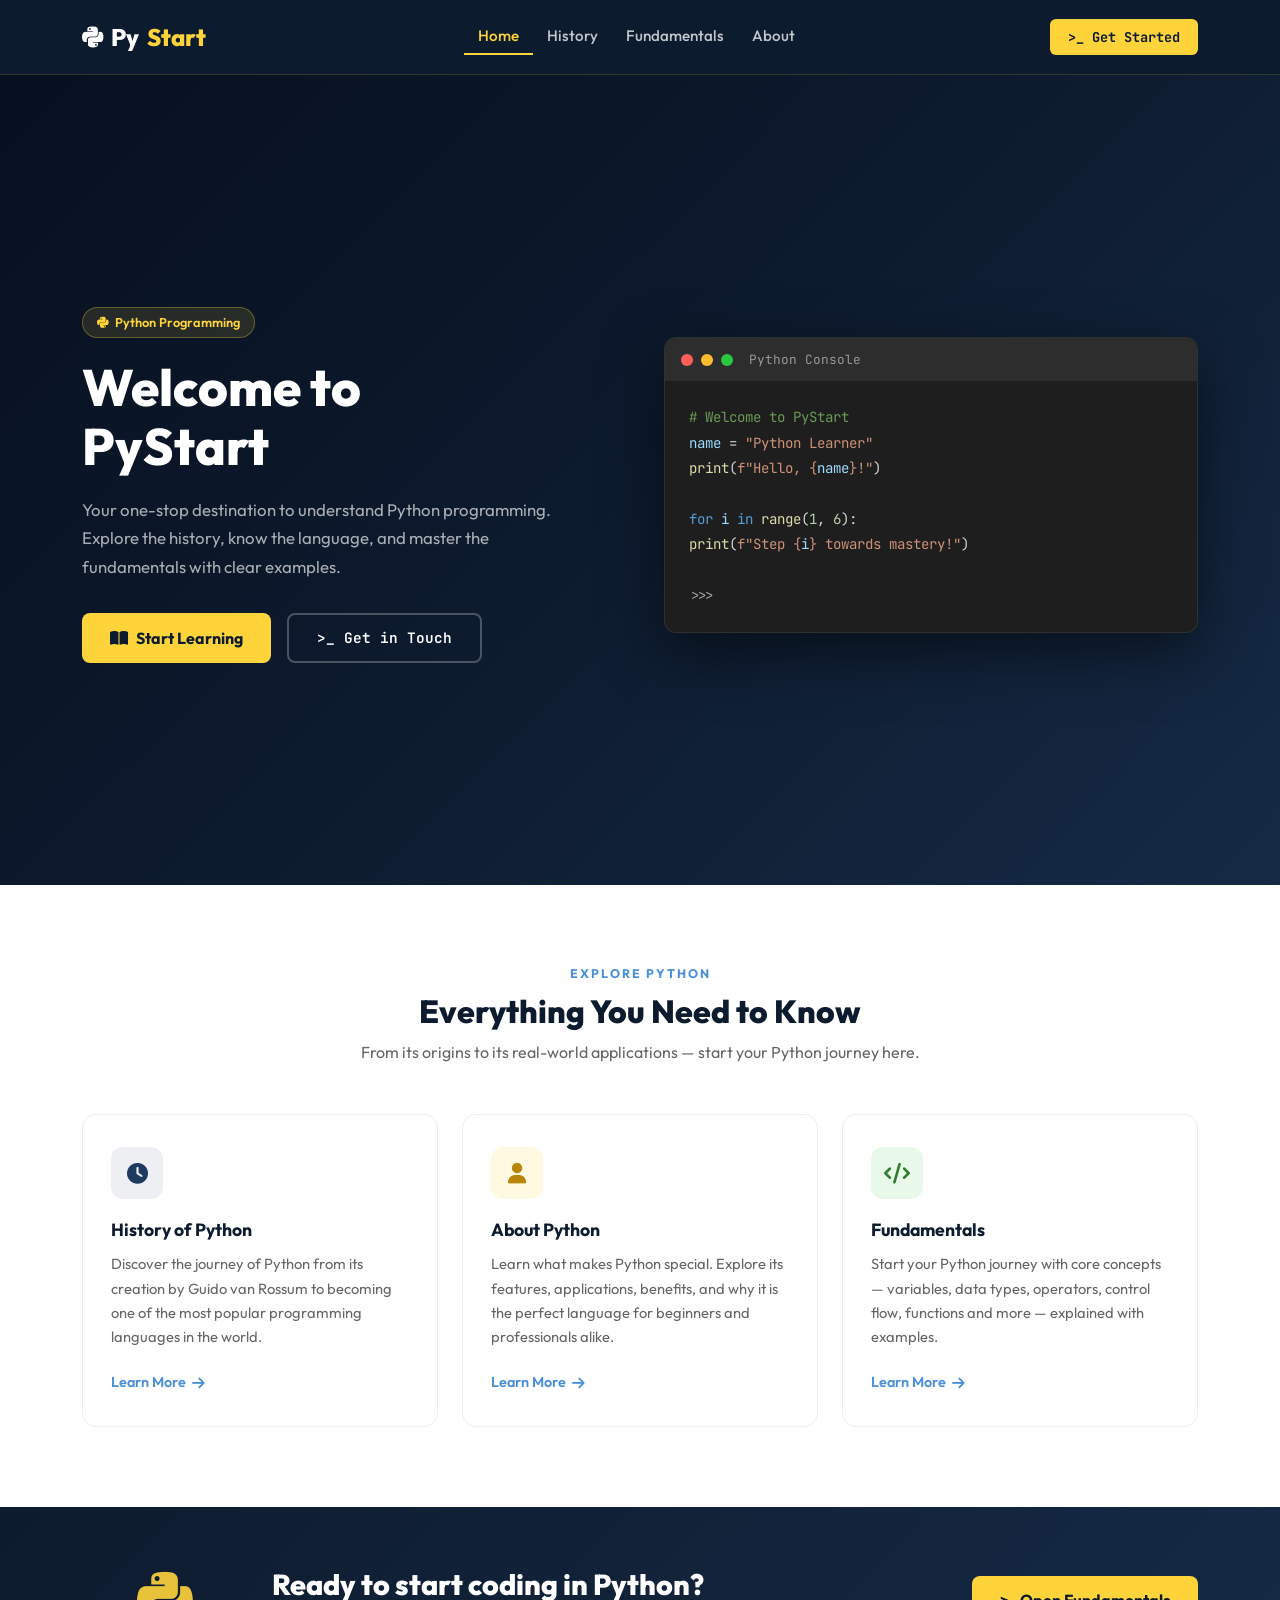
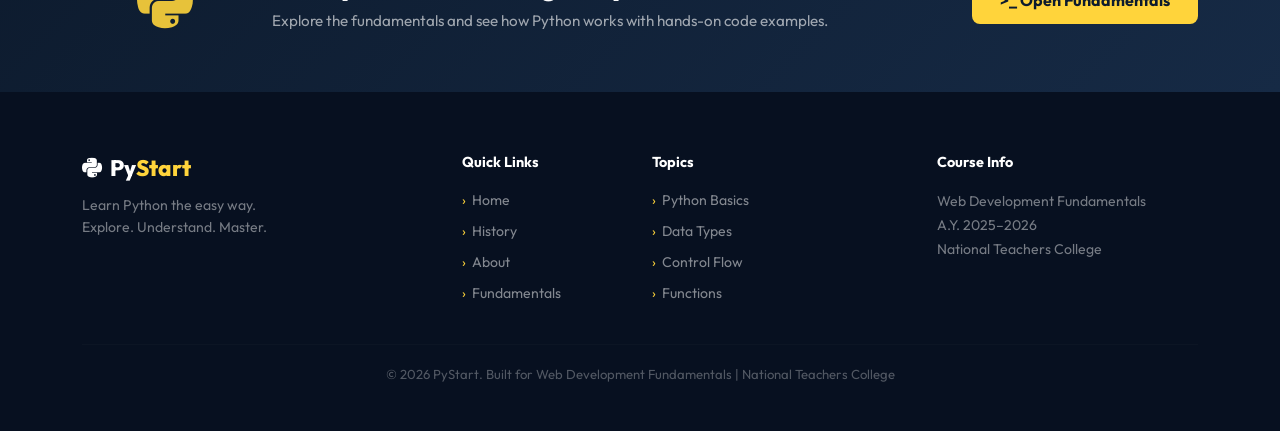
<file: index.html>
<!DOCTYPE html>
<html lang="en" style="scroll-behavior: smooth;">
<head>
  <meta charset="UTF-8"/>
  <meta name="viewport" content="width=device-width, initial-scale=1.0"/>
  <title>PyStart — Your Gateway to Python</title>
  <meta name="description" content="PyStart is a student-built website introducing Python Programming — its history, purpose, real-world uses, and basic fundamentals."/>
  <meta name="keywords" content="Python, programming, beginner, fundamentals, history, web development"/>
  <meta name="author" content="Group PyStart — National Teachers College"/>
  <link rel="stylesheet" href="https://cdn.jsdelivr.net/npm/bootstrap@5.3.0/dist/css/bootstrap.min.css"/>
  <link rel="stylesheet" href="https://cdnjs.cloudflare.com/ajax/libs/font-awesome/6.4.0/css/all.min.css"/>
  <link rel="stylesheet" href="css/custom.css"/>
</head>
<body>

<!-- NAVBAR -->
<nav class="navbar navbar-expand-lg sticky-top">
  <div class="container">
    <a class="navbar-brand" href="index.html">
      <i class="fab fa-python"></i>Py<span>Start</span>
    </a>
    <button class="navbar-toggler" type="button" data-bs-toggle="collapse" data-bs-target="#navMenu">
      <span class="navbar-toggler-icon"></span>
    </button>
    <div class="collapse navbar-collapse" id="navMenu">
      <ul class="navbar-nav mx-auto">
        <li class="nav-item"><a class="nav-link active" href="index.html">Home</a></li>
        <li class="nav-item"><a class="nav-link" href="history.html">History</a></li>
        <li class="nav-item"><a class="nav-link" href="fundamentals.html">Fundamentals</a></li>
        <li class="nav-item"><a class="nav-link" href="about.html">About</a></li>
      </ul>
      <a class="btn-try" href="#" data-bs-toggle="modal" data-bs-target="#contactModal">&gt;_ Get Started</a>
    </div>
  </div>
</nav>

<!-- HERO -->
<section class="hero-section">
  <div class="container">
    <div class="row align-items-center g-5">
      <div class="col-lg-6">
        <div class="hero-badge"><i class="fab fa-python me-1"></i> Python Programming</div>
        <h1>Welcome to<br>PyStart</h1>
        <p>Your one-stop destination to understand Python programming. Explore the history, know the language, and master the fundamentals with clear examples.</p>
        <div class="d-flex flex-wrap gap-3">
          <a href="fundamentals.html" class="btn-start"><i class="fas fa-book-open"></i> Start Learning</a>
          <a href="#" class="btn-outline-hero" data-bs-toggle="modal" data-bs-target="#contactModal">&gt;_ Get in Touch</a>
        </div>
      </div>
      <div class="col-lg-6">
        <div class="console-window">
          <div class="console-header">
            <div class="console-dot dot-red"></div>
            <div class="console-dot dot-yellow"></div>
            <div class="console-dot dot-green"></div>
            <span class="console-title">Python Console</span>
          </div>
          <div class="console-body">
            <div><span class="c-comment"># Welcome to PyStart</span></div>
            <div><span class="c-var">name</span> <span class="c-white">= </span><span class="c-string">"Python Learner"</span></div>
            <div><span class="c-func">print</span><span class="c-white">(</span><span class="c-string">f"Hello, {</span><span class="c-var">name</span><span class="c-string">}!"</span><span class="c-white">)</span></div>
            <br>
            <div><span class="c-keyword">for</span> <span class="c-var">i</span> <span class="c-keyword">in</span> <span class="c-func">range</span><span class="c-white">(</span><span class="c-num">1</span><span class="c-white">, </span><span class="c-num">6</span><span class="c-white">):</span></div>
            <div>  <span class="c-func">print</span><span class="c-white">(</span><span class="c-string">f"Step {</span><span class="c-var">i</span><span class="c-string">} towards mastery!"</span><span class="c-white">)</span></div>
            <br>
            <div><span class="console-cursor">&gt;&gt;&gt; </span></div>
          </div>
        </div>
      </div>
    </div>
  </div>
</section>

<!-- CARDS -->
<section class="cards-section">
  <div class="container">
    <div class="text-center">
      <div class="section-label">Explore Python</div>
      <h2 class="section-title">Everything You Need to Know</h2>
      <p class="section-sub">From its origins to its real-world applications — start your Python journey here.</p>
    </div>
    <div class="row g-4">
      <div class="col-md-4">
        <div class="py-card">
          <div class="card-icon-wrap icon-blue"><i class="fas fa-clock"></i></div>
          <h5>History of Python</h5>
          <p>Discover the journey of Python from its creation by Guido van Rossum to becoming one of the most popular programming languages in the world.</p>
          <a href="history.html" class="card-link">Learn More <i class="fas fa-arrow-right"></i></a>
        </div>
      </div>
      <div class="col-md-4">
        <div class="py-card">
          <div class="card-icon-wrap icon-yellow"><i class="fas fa-user"></i></div>
          <h5>About Python</h5>
          <p>Learn what makes Python special. Explore its features, applications, benefits, and why it is the perfect language for beginners and professionals alike.</p>
          <a href="about.html" class="card-link">Learn More <i class="fas fa-arrow-right"></i></a>
        </div>
      </div>
      <div class="col-md-4">
        <div class="py-card">
          <div class="card-icon-wrap icon-green"><i class="fas fa-code"></i></div>
          <h5>Fundamentals</h5>
          <p>Start your Python journey with core concepts — variables, data types, operators, control flow, functions and more — explained with examples.</p>
          <a href="fundamentals.html" class="card-link">Learn More <i class="fas fa-arrow-right"></i></a>
        </div>
      </div>
    </div>
  </div>
</section>

<!-- CTA BANNER -->
<section class="cta-banner">
  <div class="container">
    <div class="row align-items-center">
      <div class="col-lg-2 text-center mb-3 mb-lg-0">
        <i class="fab fa-python" style="font-size:4rem; color:var(--py-yellow); opacity:0.9;"></i>
      </div>
      <div class="col-lg-7">
        <h2>Ready to start coding in Python?</h2>
        <p>Explore the fundamentals and see how Python works with hands-on code examples.</p>
      </div>
      <div class="col-lg-3 text-lg-end mt-3 mt-lg-0">
        <a href="fundamentals.html" class="btn-start">&gt;_ Open Fundamentals</a>
      </div>
    </div>
  </div>
</section>

<!-- FOOTER -->
<footer class="site-footer">
  <div class="container">
    <div class="row g-4">
      <div class="col-lg-4">
        <div class="footer-brand"><i class="fab fa-python me-2"></i>Py<span>Start</span></div>
        <p class="footer-tagline">Learn Python the easy way.<br>Explore. Understand. Master.</p>
      </div>
      <div class="col-lg-2 col-6">
        <div class="footer-heading">Quick Links</div>
        <ul class="footer-links">
          <li><a href="index.html">Home</a></li>
          <li><a href="history.html">History</a></li>
          <li><a href="about.html">About</a></li>
          <li><a href="fundamentals.html">Fundamentals</a></li>
        </ul>
      </div>
      <div class="col-lg-3 col-6">
        <div class="footer-heading">Topics</div>
        <ul class="footer-links">
          <li><a href="fundamentals.html">Python Basics</a></li>
          <li><a href="fundamentals.html">Data Types</a></li>
          <li><a href="fundamentals.html">Control Flow</a></li>
          <li><a href="fundamentals.html">Functions</a></li>
        </ul>
      </div>
      <div class="col-lg-3">
        <div class="footer-heading">Course Info</div>
        <p style="color:rgba(255,255,255,0.45); font-size:0.88rem; line-height:1.7;">
          Web Development Fundamentals<br>A.Y. 2025–2026<br>National Teachers College
        </p>
      </div>
    </div>
    <hr class="footer-divider"/>
    <p class="footer-copy">© 2026 PyStart. Built for Web Development Fundamentals | National Teachers College</p>
  </div>
</footer>

<!-- MODAL -->
<div class="modal fade" id="contactModal" tabindex="-1">
  <div class="modal-dialog modal-dialog-centered">
    <div class="modal-content">
      <div class="modal-header">
        <h5 class="modal-title"><i class="fab fa-python me-2" style="color:var(--py-yellow);"></i>Get in Touch</h5>
        <button type="button" class="btn-close" data-bs-dismiss="modal"></button>
      </div>
      <div class="modal-body p-4">
        <form action="contact.php" method="POST" class="needs-validation" novalidate>
          <div class="mb-3">
            <label class="form-label">Full Name</label>
            <input type="text" name="name" class="form-control" placeholder="Enter your full name" required/>
            <div class="invalid-feedback">Please enter your full name.</div>
          </div>
          <div class="mb-3">
            <label class="form-label">Email Address</label>
            <input type="email" name="email" class="form-control" placeholder="Enter your email" required/>
            <div class="invalid-feedback">Please enter a valid email address.</div>
          </div>
          <div class="mb-3">
            <label class="form-label">Subject</label>
            <input type="text" name="subject" class="form-control" placeholder="What's this about?" required/>
            <div class="invalid-feedback">Please enter a subject.</div>
          </div>
          <div class="mb-4">
            <label class="form-label">Message</label>
            <textarea name="message" class="form-control" rows="4" placeholder="Write your message here..." required minlength="20"></textarea>
            <div class="invalid-feedback">Message must be at least 20 characters.</div>
          </div>
          <button type="submit" class="btn-submit w-100"><i class="fas fa-paper-plane me-2"></i>Send Message</button>
        </form>
      </div>
    </div>
  </div>
</div>

<script src="https://cdn.jsdelivr.net/npm/bootstrap@5.3.0/dist/js/bootstrap.bundle.min.js"></script>
<script src="js/validation.js"></script>
</body>
</html>
</file>
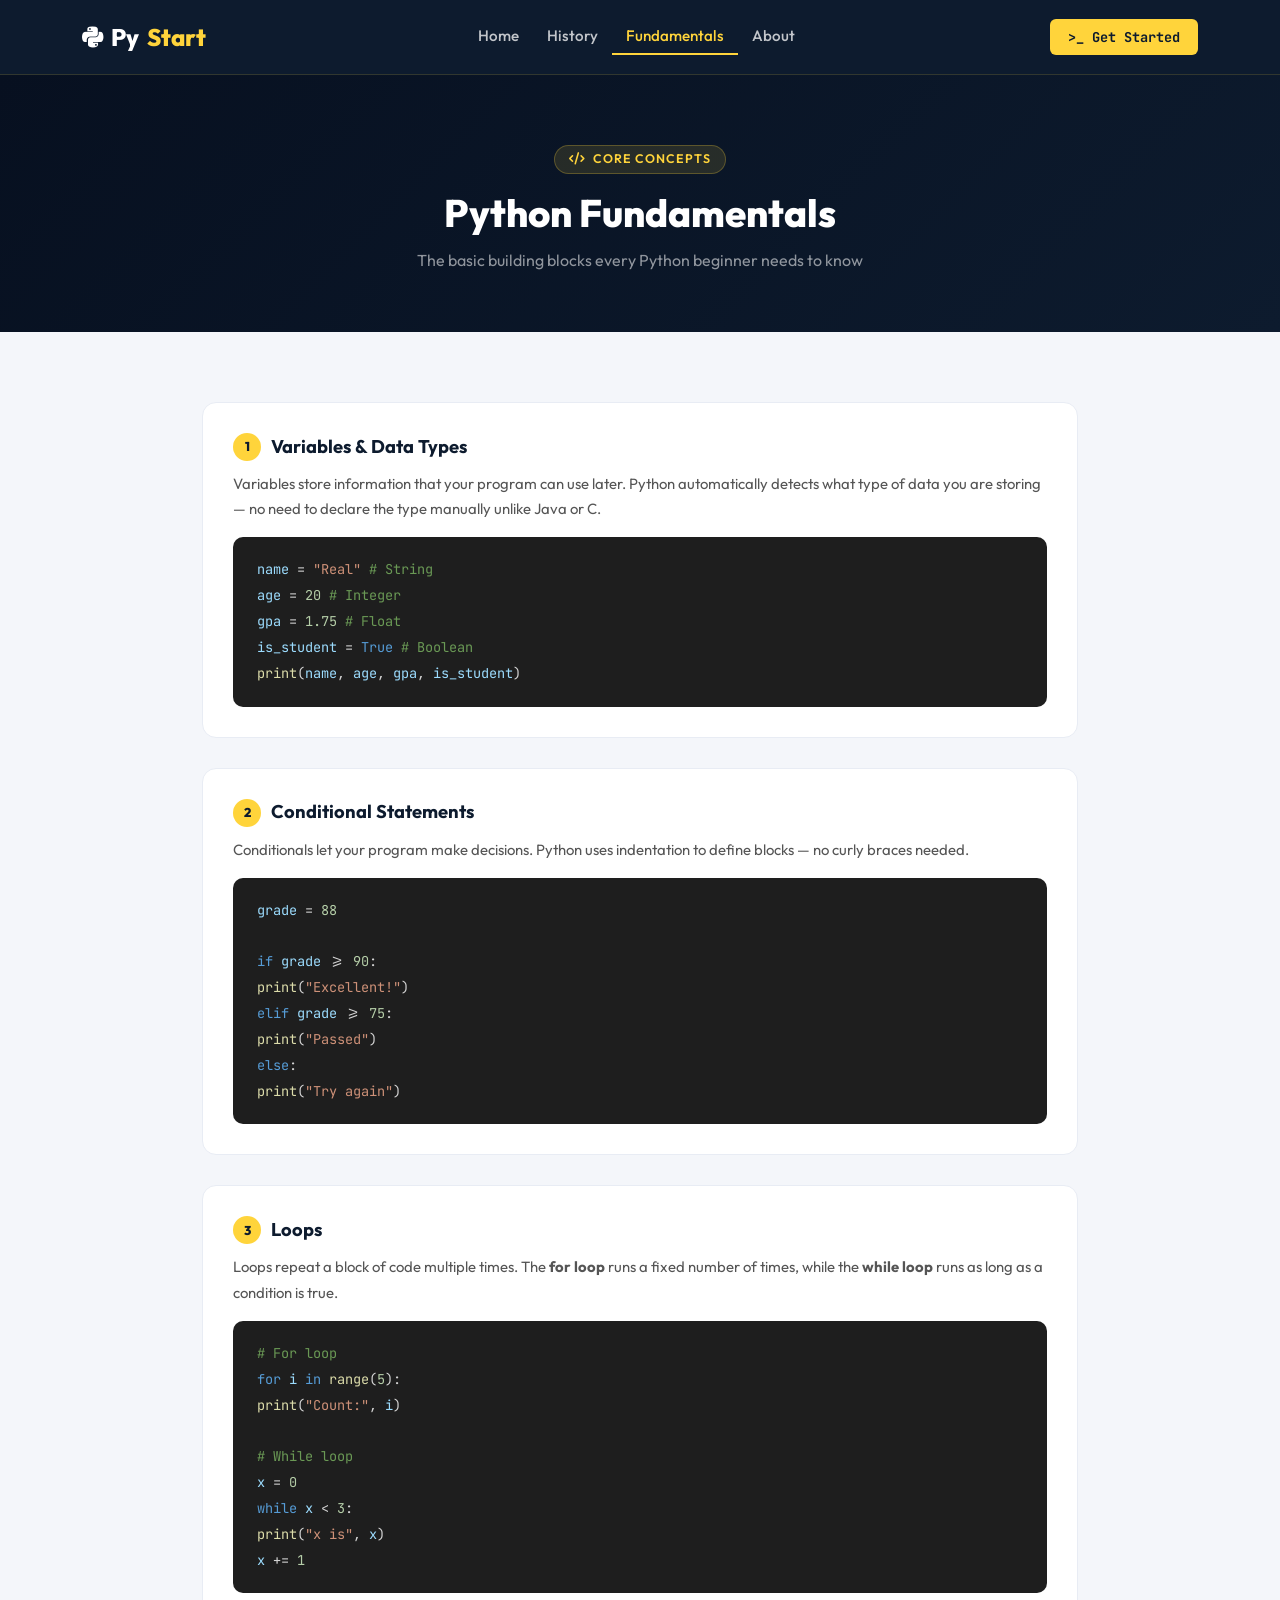
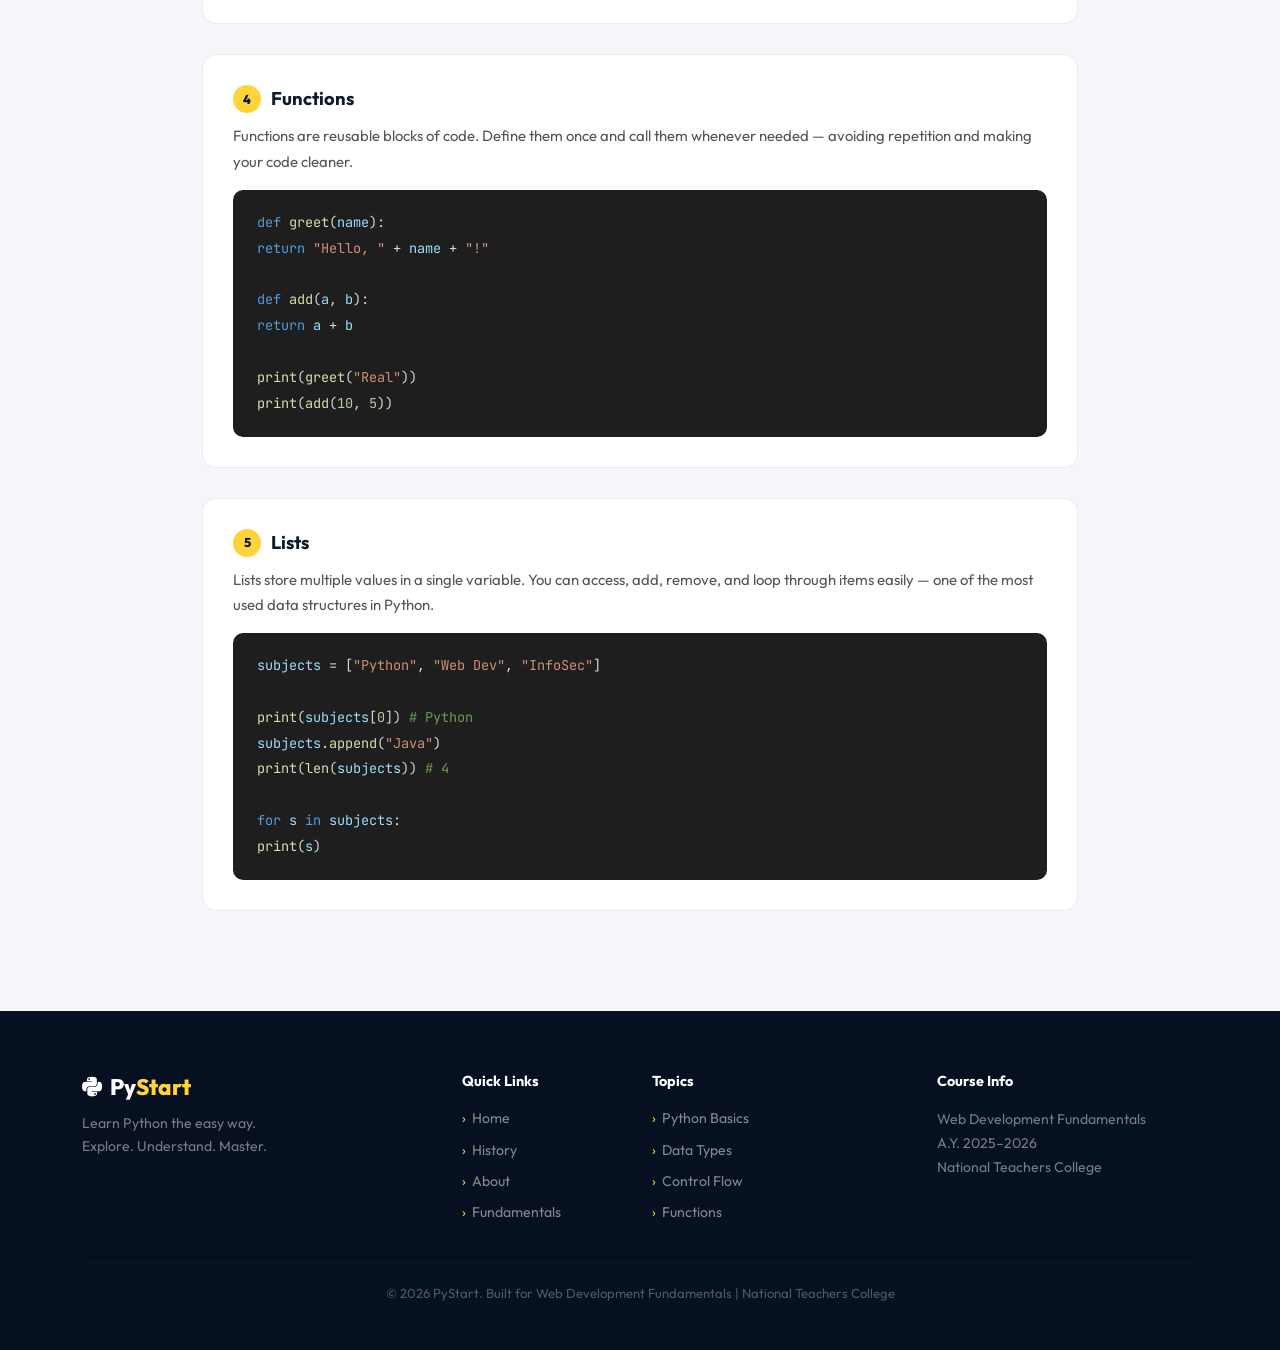
<file: fundamentals.html>
<!DOCTYPE html>
<html lang="en">
<head>
  <meta charset="UTF-8"/>
  <meta name="viewport" content="width=device-width, initial-scale=1.0"/>
  <title>Fundamentals — PyStart</title>
  <link rel="stylesheet" href="https://cdn.jsdelivr.net/npm/bootstrap@5.3.0/dist/css/bootstrap.min.css"/>
  <link rel="stylesheet" href="https://cdnjs.cloudflare.com/ajax/libs/font-awesome/6.4.0/css/all.min.css"/>
  <link rel="stylesheet" href="css/custom.css"/>
</head>
<body>

<nav class="navbar navbar-expand-lg sticky-top">
  <div class="container">
    <a class="navbar-brand" href="index.html"><i class="fab fa-python"></i>Py<span>Start</span></a>
    <button class="navbar-toggler" type="button" data-bs-toggle="collapse" data-bs-target="#navMenu">
      <span class="navbar-toggler-icon"></span>
    </button>
    <div class="collapse navbar-collapse" id="navMenu">
      <ul class="navbar-nav mx-auto">
        <li class="nav-item"><a class="nav-link" href="index.html">Home</a></li>
        <li class="nav-item"><a class="nav-link" href="history.html">History</a></li>
        <li class="nav-item"><a class="nav-link active" href="fundamentals.html">Fundamentals</a></li>
        <li class="nav-item"><a class="nav-link" href="about.html">About</a></li>
      </ul>
      <a class="btn-try" href="index.html">&gt;_ Get Started</a>
    </div>
  </div>
</nav>

<div class="page-header">
  <div class="badge-label"><i class="fas fa-code me-1"></i> Core Concepts</div>
  <h1>Python Fundamentals</h1>
  <p>The basic building blocks every Python beginner needs to know</p>
</div>

<section class="content-section">
  <div class="container" style="max-width:900px;">

    <div class="topic-card">
      <h4><span class="topic-num">1</span> Variables &amp; Data Types</h4>
      <p>Variables store information that your program can use later. Python automatically detects what type of data you are storing — no need to declare the type manually unlike Java or C.</p>
      <div class="code-block">
        <span class="c-var">name</span> <span class="c-white">= </span><span class="c-string">"Real"</span>      <span class="c-comment"># String</span><br>
        <span class="c-var">age</span> <span class="c-white">= </span><span class="c-num">20</span>         <span class="c-comment"># Integer</span><br>
        <span class="c-var">gpa</span> <span class="c-white">= </span><span class="c-num">1.75</span>       <span class="c-comment"># Float</span><br>
        <span class="c-var">is_student</span> <span class="c-white">= </span><span class="c-keyword">True</span> <span class="c-comment"># Boolean</span><br>
        <span class="c-func">print</span><span class="c-white">(</span><span class="c-var">name</span><span class="c-white">, </span><span class="c-var">age</span><span class="c-white">, </span><span class="c-var">gpa</span><span class="c-white">, </span><span class="c-var">is_student</span><span class="c-white">)</span>
      </div>
    </div>

    <div class="topic-card">
      <h4><span class="topic-num">2</span> Conditional Statements</h4>
      <p>Conditionals let your program make decisions. Python uses indentation to define blocks — no curly braces needed.</p>
      <div class="code-block">
        <span class="c-var">grade</span> <span class="c-white">= </span><span class="c-num">88</span><br><br>
        <span class="c-keyword">if</span> <span class="c-var">grade</span> <span class="c-white">&gt;= </span><span class="c-num">90</span><span class="c-white">:</span><br>
          <span class="c-func">print</span><span class="c-white">(</span><span class="c-string">"Excellent!"</span><span class="c-white">)</span><br>
        <span class="c-keyword">elif</span> <span class="c-var">grade</span> <span class="c-white">&gt;= </span><span class="c-num">75</span><span class="c-white">:</span><br>
          <span class="c-func">print</span><span class="c-white">(</span><span class="c-string">"Passed"</span><span class="c-white">)</span><br>
        <span class="c-keyword">else</span><span class="c-white">:</span><br>
          <span class="c-func">print</span><span class="c-white">(</span><span class="c-string">"Try again"</span><span class="c-white">)</span>
      </div>
    </div>

    <div class="topic-card">
      <h4><span class="topic-num">3</span> Loops</h4>
      <p>Loops repeat a block of code multiple times. The <strong>for loop</strong> runs a fixed number of times, while the <strong>while loop</strong> runs as long as a condition is true.</p>
      <div class="code-block">
        <span class="c-comment"># For loop</span><br>
        <span class="c-keyword">for</span> <span class="c-var">i</span> <span class="c-keyword">in</span> <span class="c-func">range</span><span class="c-white">(</span><span class="c-num">5</span><span class="c-white">):</span><br>
          <span class="c-func">print</span><span class="c-white">(</span><span class="c-string">"Count:"</span><span class="c-white">, </span><span class="c-var">i</span><span class="c-white">)</span><br><br>
        <span class="c-comment"># While loop</span><br>
        <span class="c-var">x</span> <span class="c-white">= </span><span class="c-num">0</span><br>
        <span class="c-keyword">while</span> <span class="c-var">x</span> <span class="c-white">&lt; </span><span class="c-num">3</span><span class="c-white">:</span><br>
          <span class="c-func">print</span><span class="c-white">(</span><span class="c-string">"x is"</span><span class="c-white">, </span><span class="c-var">x</span><span class="c-white">)</span><br>
          <span class="c-var">x</span> <span class="c-white">+= </span><span class="c-num">1</span>
      </div>
    </div>

    <div class="topic-card">
      <h4><span class="topic-num">4</span> Functions</h4>
      <p>Functions are reusable blocks of code. Define them once and call them whenever needed — avoiding repetition and making your code cleaner.</p>
      <div class="code-block">
        <span class="c-keyword">def</span> <span class="c-func">greet</span><span class="c-white">(</span><span class="c-var">name</span><span class="c-white">):</span><br>
          <span class="c-keyword">return</span> <span class="c-string">"Hello, "</span> <span class="c-white">+ </span><span class="c-var">name</span> <span class="c-white">+ </span><span class="c-string">"!"</span><br><br>
        <span class="c-keyword">def</span> <span class="c-func">add</span><span class="c-white">(</span><span class="c-var">a</span><span class="c-white">, </span><span class="c-var">b</span><span class="c-white">):</span><br>
          <span class="c-keyword">return</span> <span class="c-var">a</span> <span class="c-white">+ </span><span class="c-var">b</span><br><br>
        <span class="c-func">print</span><span class="c-white">(</span><span class="c-func">greet</span><span class="c-white">(</span><span class="c-string">"Real"</span><span class="c-white">))</span><br>
        <span class="c-func">print</span><span class="c-white">(</span><span class="c-func">add</span><span class="c-white">(</span><span class="c-num">10</span><span class="c-white">, </span><span class="c-num">5</span><span class="c-white">))</span>
      </div>
    </div>

    <div class="topic-card">
      <h4><span class="topic-num">5</span> Lists</h4>
      <p>Lists store multiple values in a single variable. You can access, add, remove, and loop through items easily — one of the most used data structures in Python.</p>
      <div class="code-block">
        <span class="c-var">subjects</span> <span class="c-white">= [</span><span class="c-string">"Python"</span><span class="c-white">, </span><span class="c-string">"Web Dev"</span><span class="c-white">, </span><span class="c-string">"InfoSec"</span><span class="c-white">]</span><br><br>
        <span class="c-func">print</span><span class="c-white">(</span><span class="c-var">subjects</span><span class="c-white">[</span><span class="c-num">0</span><span class="c-white">])</span>  <span class="c-comment"># Python</span><br>
        <span class="c-var">subjects</span><span class="c-white">.</span><span class="c-func">append</span><span class="c-white">(</span><span class="c-string">"Java"</span><span class="c-white">)</span><br>
        <span class="c-func">print</span><span class="c-white">(</span><span class="c-func">len</span><span class="c-white">(</span><span class="c-var">subjects</span><span class="c-white">))</span> <span class="c-comment"># 4</span><br><br>
        <span class="c-keyword">for</span> <span class="c-var">s</span> <span class="c-keyword">in</span> <span class="c-var">subjects</span><span class="c-white">:</span><br>
          <span class="c-func">print</span><span class="c-white">(</span><span class="c-var">s</span><span class="c-white">)</span>
      </div>
    </div>

  </div>
</section>

<footer class="site-footer">
  <div class="container">
    <div class="row g-4">
      <div class="col-lg-4">
        <div class="footer-brand"><i class="fab fa-python me-2"></i>Py<span>Start</span></div>
        <p class="footer-tagline">Learn Python the easy way.<br>Explore. Understand. Master.</p>
      </div>
      <div class="col-lg-2 col-6">
        <div class="footer-heading">Quick Links</div>
        <ul class="footer-links">
          <li><a href="index.html">Home</a></li>
          <li><a href="history.html">History</a></li>
          <li><a href="about.html">About</a></li>
          <li><a href="fundamentals.html">Fundamentals</a></li>
        </ul>
      </div>
      <div class="col-lg-3 col-6">
        <div class="footer-heading">Topics</div>
        <ul class="footer-links">
          <li><a href="fundamentals.html">Python Basics</a></li>
          <li><a href="fundamentals.html">Data Types</a></li>
          <li><a href="fundamentals.html">Control Flow</a></li>
          <li><a href="fundamentals.html">Functions</a></li>
        </ul>
      </div>
      <div class="col-lg-3">
        <div class="footer-heading">Course Info</div>
        <p style="color:rgba(255,255,255,0.45); font-size:0.88rem; line-height:1.7;">Web Development Fundamentals<br>A.Y. 2025–2026<br>National Teachers College</p>
      </div>
    </div>
    <hr class="footer-divider"/>
    <p class="footer-copy">© 2026 PyStart. Built for Web Development Fundamentals | National Teachers College</p>
  </div>
</footer>

<script src="https://cdn.jsdelivr.net/npm/bootstrap@5.3.0/dist/js/bootstrap.bundle.min.js"></script>
</body>
</html>
</file>
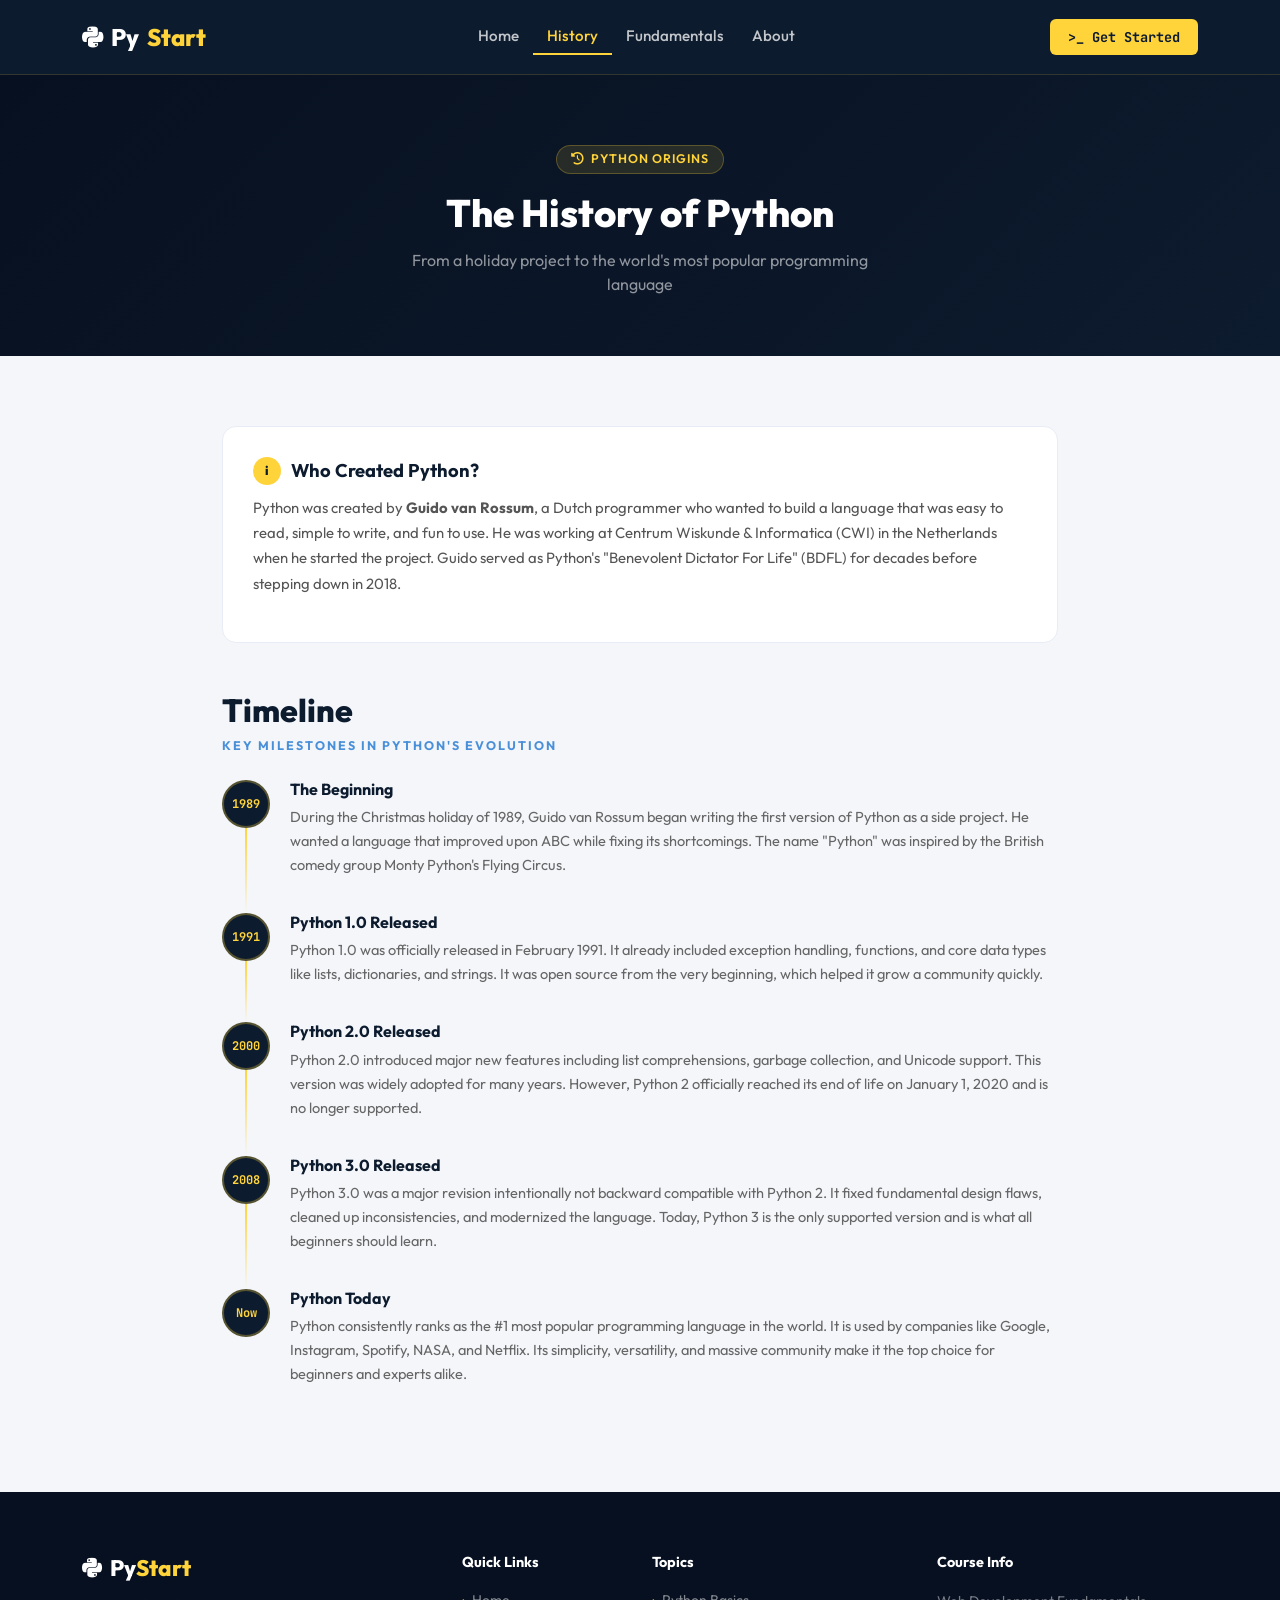
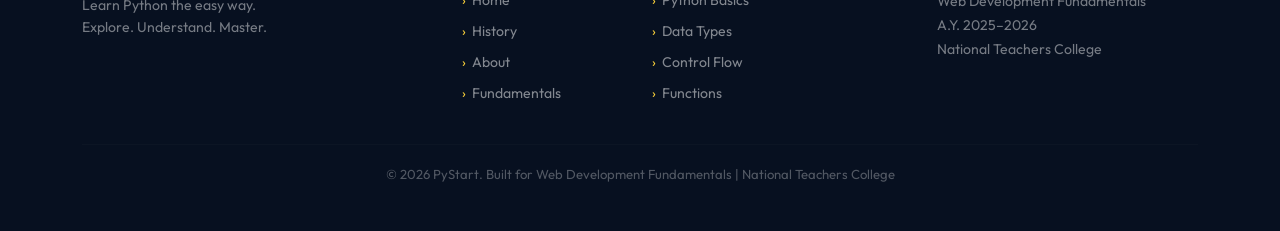
<file: history.html>
<!DOCTYPE html>
<html lang="en">
<head>
  <meta charset="UTF-8"/>
  <meta name="viewport" content="width=device-width, initial-scale=1.0"/>
  <title>History — PyStart</title>
  <link rel="stylesheet" href="https://cdn.jsdelivr.net/npm/bootstrap@5.3.0/dist/css/bootstrap.min.css"/>
  <link rel="stylesheet" href="https://cdnjs.cloudflare.com/ajax/libs/font-awesome/6.4.0/css/all.min.css"/>
  <link rel="stylesheet" href="css/custom.css"/>
</head>
<body>

<nav class="navbar navbar-expand-lg sticky-top">
  <div class="container">
    <a class="navbar-brand" href="index.html"><i class="fab fa-python"></i>Py<span>Start</span></a>
    <button class="navbar-toggler" type="button" data-bs-toggle="collapse" data-bs-target="#navMenu">
      <span class="navbar-toggler-icon"></span>
    </button>
    <div class="collapse navbar-collapse" id="navMenu">
      <ul class="navbar-nav mx-auto">
        <li class="nav-item"><a class="nav-link" href="index.html">Home</a></li>
        <li class="nav-item"><a class="nav-link active" href="history.html">History</a></li>
        <li class="nav-item"><a class="nav-link" href="fundamentals.html">Fundamentals</a></li>
        <li class="nav-item"><a class="nav-link" href="about.html">About</a></li>
      </ul>
      <a class="btn-try" href="index.html">&gt;_ Get Started</a>
    </div>
  </div>
</nav>

<div class="page-header">
  <div class="badge-label"><i class="fas fa-history me-1"></i> Python Origins</div>
  <h1>The History of Python</h1>
  <p>From a holiday project to the world's most popular programming language</p>
</div>

<section class="content-section">
  <div class="container" style="max-width:860px;">

    <div class="topic-card mb-5">
      <h4><span class="topic-num">i</span> Who Created Python?</h4>
      <p>Python was created by <strong>Guido van Rossum</strong>, a Dutch programmer who wanted to build a language that was easy to read, simple to write, and fun to use. He was working at Centrum Wiskunde & Informatica (CWI) in the Netherlands when he started the project. Guido served as Python's "Benevolent Dictator For Life" (BDFL) for decades before stepping down in 2018.</p>
    </div>

    <h3 class="section-title mb-2">Timeline</h3>
    <div class="section-label mb-4">Key milestones in Python's evolution</div>

    <div class="timeline-item">
      <div class="timeline-year">1989</div>
      <div class="timeline-content">
        <h5>The Beginning</h5>
        <p>During the Christmas holiday of 1989, Guido van Rossum began writing the first version of Python as a side project. He wanted a language that improved upon ABC while fixing its shortcomings. The name "Python" was inspired by the British comedy group Monty Python's Flying Circus.</p>
      </div>
    </div>

    <div class="timeline-item">
      <div class="timeline-year">1991</div>
      <div class="timeline-content">
        <h5>Python 1.0 Released</h5>
        <p>Python 1.0 was officially released in February 1991. It already included exception handling, functions, and core data types like lists, dictionaries, and strings. It was open source from the very beginning, which helped it grow a community quickly.</p>
      </div>
    </div>

    <div class="timeline-item">
      <div class="timeline-year">2000</div>
      <div class="timeline-content">
        <h5>Python 2.0 Released</h5>
        <p>Python 2.0 introduced major new features including list comprehensions, garbage collection, and Unicode support. This version was widely adopted for many years. However, Python 2 officially reached its end of life on January 1, 2020 and is no longer supported.</p>
      </div>
    </div>

    <div class="timeline-item">
      <div class="timeline-year">2008</div>
      <div class="timeline-content">
        <h5>Python 3.0 Released</h5>
        <p>Python 3.0 was a major revision intentionally not backward compatible with Python 2. It fixed fundamental design flaws, cleaned up inconsistencies, and modernized the language. Today, Python 3 is the only supported version and is what all beginners should learn.</p>
      </div>
    </div>

    <div class="timeline-item">
      <div class="timeline-year">Now</div>
      <div class="timeline-content">
        <h5>Python Today</h5>
        <p>Python consistently ranks as the #1 most popular programming language in the world. It is used by companies like Google, Instagram, Spotify, NASA, and Netflix. Its simplicity, versatility, and massive community make it the top choice for beginners and experts alike.</p>
      </div>
    </div>

  </div>
</section>

<footer class="site-footer">
  <div class="container">
    <div class="row g-4">
      <div class="col-lg-4">
        <div class="footer-brand"><i class="fab fa-python me-2"></i>Py<span>Start</span></div>
        <p class="footer-tagline">Learn Python the easy way.<br>Explore. Understand. Master.</p>
      </div>
      <div class="col-lg-2 col-6">
        <div class="footer-heading">Quick Links</div>
        <ul class="footer-links">
          <li><a href="index.html">Home</a></li>
          <li><a href="history.html">History</a></li>
          <li><a href="about.html">About</a></li>
          <li><a href="fundamentals.html">Fundamentals</a></li>
        </ul>
      </div>
      <div class="col-lg-3 col-6">
        <div class="footer-heading">Topics</div>
        <ul class="footer-links">
          <li><a href="fundamentals.html">Python Basics</a></li>
          <li><a href="fundamentals.html">Data Types</a></li>
          <li><a href="fundamentals.html">Control Flow</a></li>
          <li><a href="fundamentals.html">Functions</a></li>
        </ul>
      </div>
      <div class="col-lg-3">
        <div class="footer-heading">Course Info</div>
        <p style="color:rgba(255,255,255,0.45); font-size:0.88rem; line-height:1.7;">Web Development Fundamentals<br>A.Y. 2025–2026<br>National Teachers College</p>
      </div>
    </div>
    <hr class="footer-divider"/>
    <p class="footer-copy">© 2026 PyStart. Built for Web Development Fundamentals | National Teachers College</p>
  </div>
</footer>

<script src="https://cdn.jsdelivr.net/npm/bootstrap@5.3.0/dist/js/bootstrap.bundle.min.js"></script>
</body>
</html>
</file>
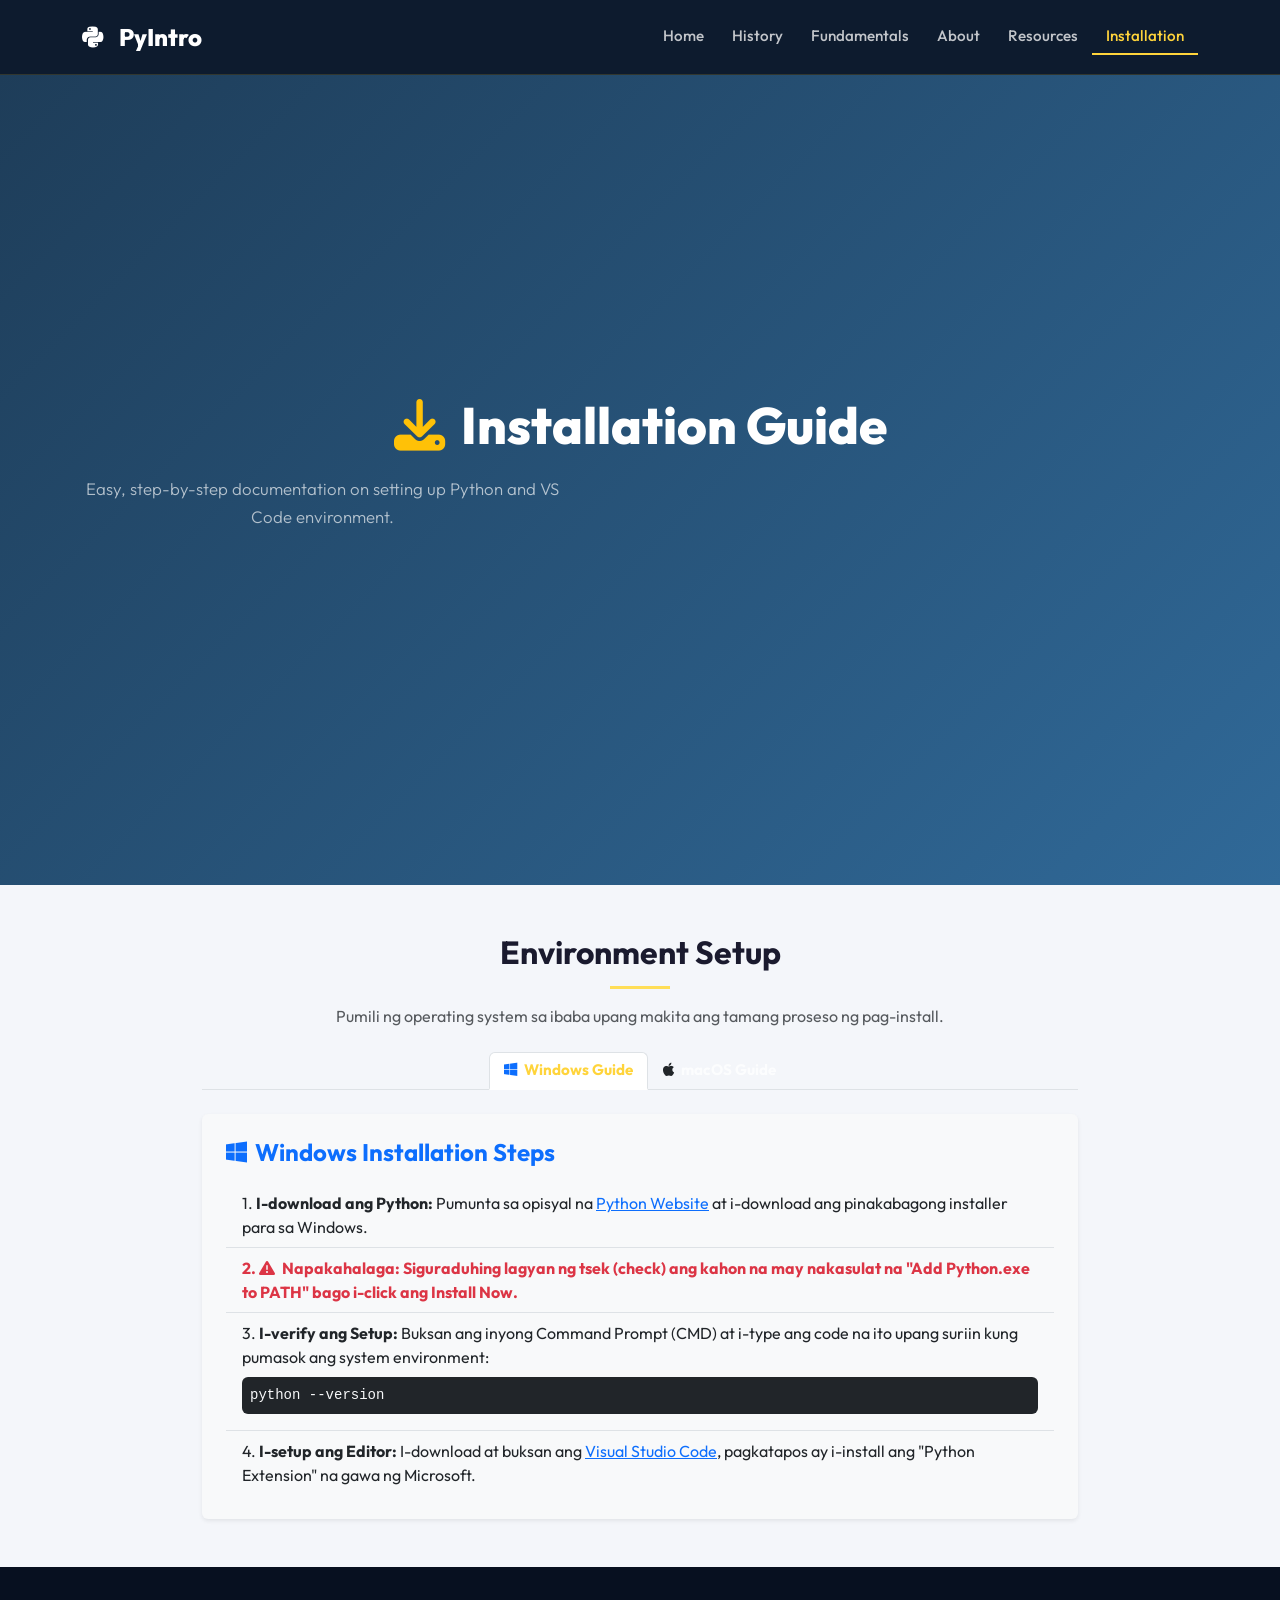
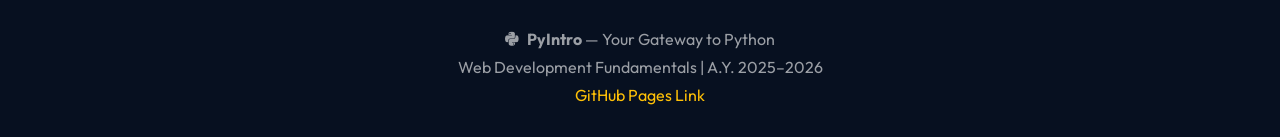
<file: installation.html>
<!DOCTYPE html>
<html lang="en">
<head>
  <meta charset="UTF-8" />
  <meta name="viewport" content="width=device-width, initial-scale=1.0"/>
  <title>Installation Guide — PyIntro</title>
  <link rel="stylesheet" href="https://cdn.jsdelivr.net/npm/bootstrap@5.3.0/dist/css/bootstrap.min.css"/>
  <link rel="stylesheet" href="https://cdnjs.cloudflare.com/ajax/libs/font-awesome/6.4.0/css/all.min.css"/>
  <link rel="stylesheet" href="css/custom.css"/>
</head>
<body>

<nav class="navbar navbar-expand-lg">
  <div class="container">
    <a class="navbar-brand" href="index.html"><i class="fab fa-python me-2"></i>PyIntro</a>
    <button class="navbar-toggler border-warning" type="button" data-bs-toggle="collapse" data-bs-target="#navMenu">
      <span class="navbar-toggler-icon"></span>
    </button>
    <div class="collapse navbar-collapse" id="navMenu">
      <ul class="navbar-nav ms-auto">
        <li class="nav-item"><a class="nav-link" href="index.html">Home</a></li>
        <li class="nav-item"><a class="nav-link" href="history.html">History</a></li>
        <li class="nav-item"><a class="nav-link" href="fundamentals.html">Fundamentals</a></li>
        <li class="nav-item"><a class="nav-link" href="about.html">About</a></li>
        <li class="nav-item"><a class="nav-link" href="resources.html">Resources</a></li>
        <li class="nav-item"><a class="nav-link active" href="installation.html">Installation</a></li>
      </ul>
    </div>
  </div>
</nav>

<section class="hero-section py-5 text-center text-white" style="background: linear-gradient(135deg, #1e3d59 0%, #306998 100%);">
  <div class="container">
    <h1><i class="fas fa-download me-3 text-warning"></i>Installation Guide</h1>
    <p class="lead">Easy, step-by-step documentation on setting up Python and VS Code environment.</p>
  </div>
</section>

<section class="py-5">
  <div class="container" style="max-width: 900px;">
    
    <div class="text-center mb-4">
      <h2 class="fw-bold">Environment Setup</h2>
      <div class="section-divider mx-auto" style="width: 60px; height: 3px; background-color: #ffde57; margin: 15px auto;"></div>
      <p class="text-muted">Pumili ng operating system sa ibaba upang makita ang tamang proseso ng pag-install.</p>
    </div>

    <ul class="nav nav-tabs justify-content-center mb-4" id="osTabs" role="tablist">
      <li class="nav-item" role="presentation">
        <button class="nav-link active fw-bold text-dark" id="windows-tab" data-bs-toggle="tab" data-bs-target="#windows-content" type="button" role="tab">
          <i class="fab fa-windows text-primary me-1"></i> Windows Guide
        </button>
      </li>
      <li class="nav-item" role="presentation">
        <button class="nav-link fw-bold text-dark" id="mac-tab" data-bs-toggle="tab" data-bs-target="#mac-content" type="button" role="tab">
          <i class="fab fa-apple text-dark me-1"></i> macOS Guide
        </button>
      </li>
    </ul>

    <div class="tab-content bg-light p-4 rounded shadow-sm" id="osTabsContent">
      
      <div class="tab-pane fade show active" id="windows-content" role="tabpanel">
        <h4 class="fw-bold mb-3 text-primary"><i class="fab fa-windows me-2"></i>Windows Installation Steps</h4>
        <ol class="list-group list-group-numbered list-group-flush">
          <li class="list-group-item bg-transparent">
            <strong>I-download ang Python:</strong> Pumunta sa opisyal na <a href="https://www.python.org/downloads/" target="_blank">Python Website</a> at i-download ang pinakabagong installer para sa Windows.
          </li>
          <li class="list-group-item bg-transparent text-danger fw-bold">
            <i class="fas fa-exclamation-triangle me-1"></i> Napakahalaga: Siguraduhing lagyan ng tsek (check) ang kahon na may nakasulat na "Add Python.exe to PATH" bago i-click ang Install Now.
          </li>
          <li class="list-group-item bg-transparent">
            <strong>I-verify ang Setup:</strong> Buksan ang inyong Command Prompt (CMD) at i-type ang code na ito upang suriin kung pumasok ang system environment:
            <div class="bg-dark text-light p-2 rounded font-monospace my-2 small">python --version</div>
          </li>
          <li class="list-group-item bg-transparent">
            <strong>I-setup ang Editor:</strong> I-download at buksan ang <a href="https://code.visualstudio.com/" target="_blank">Visual Studio Code</a>, pagkatapos ay i-install ang "Python Extension" na gawa ng Microsoft.
          </li>
        </ol>
      </div>

      <div class="tab-pane fade" id="mac-content" role="tabpanel">
        <h4 class="fw-bold mb-3 text-dark"><i class="fab fa-apple me-2"></i>macOS Installation Steps</h4>
        <ol class="list-group list-group-numbered list-group-flush">
          <li class="list-group-item bg-transparent">
            <strong>Gumamit ng Homebrew (Inirerekomenda):</strong> Buksan ang Terminal app ng Mac at patakbuhin ang code na ito para sa mabilis na package management package:
            <div class="bg-dark text-light p-2 rounded font-monospace my-2 small">/bin/bash -c "$(curl -fsSL https://raw.githubusercontent.com/Homebrew/install/HEAD/install.sh)"</div>
          </li>
          <li class="list-group-item bg-transparent">
            <strong>I-install ang Python 3:</strong> Kapag may Homebrew na ang Mac ninyo, patakbuhin lang ang simpleng command na ito:
            <div class="bg-dark text-light p-2 rounded font-monospace my-2 small">brew install python</div>
          </li>
          <li class="list-group-item bg-transparent">
            <strong>I-verify ang Setup:</strong> Tiyakin kung gumagana sa pamamagitan ng pag-type nito sa terminal terminal app:
            <div class="bg-dark text-light p-2 rounded font-monospace my-2 small">python3 --version</div>
          </li>
        </ol>
      </div>
      
    </div> </div>
</section>

<footer class="site-footer">
  <div class="container text-center">
    <p class="mb-1"><i class="fab fa-python me-2"></i><strong>PyIntro</strong> — Your Gateway to Python</p>
    <p class="mb-1">Web Development Fundamentals | A.Y. 2025–2026</p>
    <a href="#" class="text-warning text-decoration-none">GitHub Pages Link</a>
  </div>
</footer>

<script src="https://cdn.jsdelivr.net/npm/bootstrap@5.3.0/dist/js/bootstrap.bundle.min.js"></script>
<script src="js/validation.js"></script>
</body>
</html>
</file>
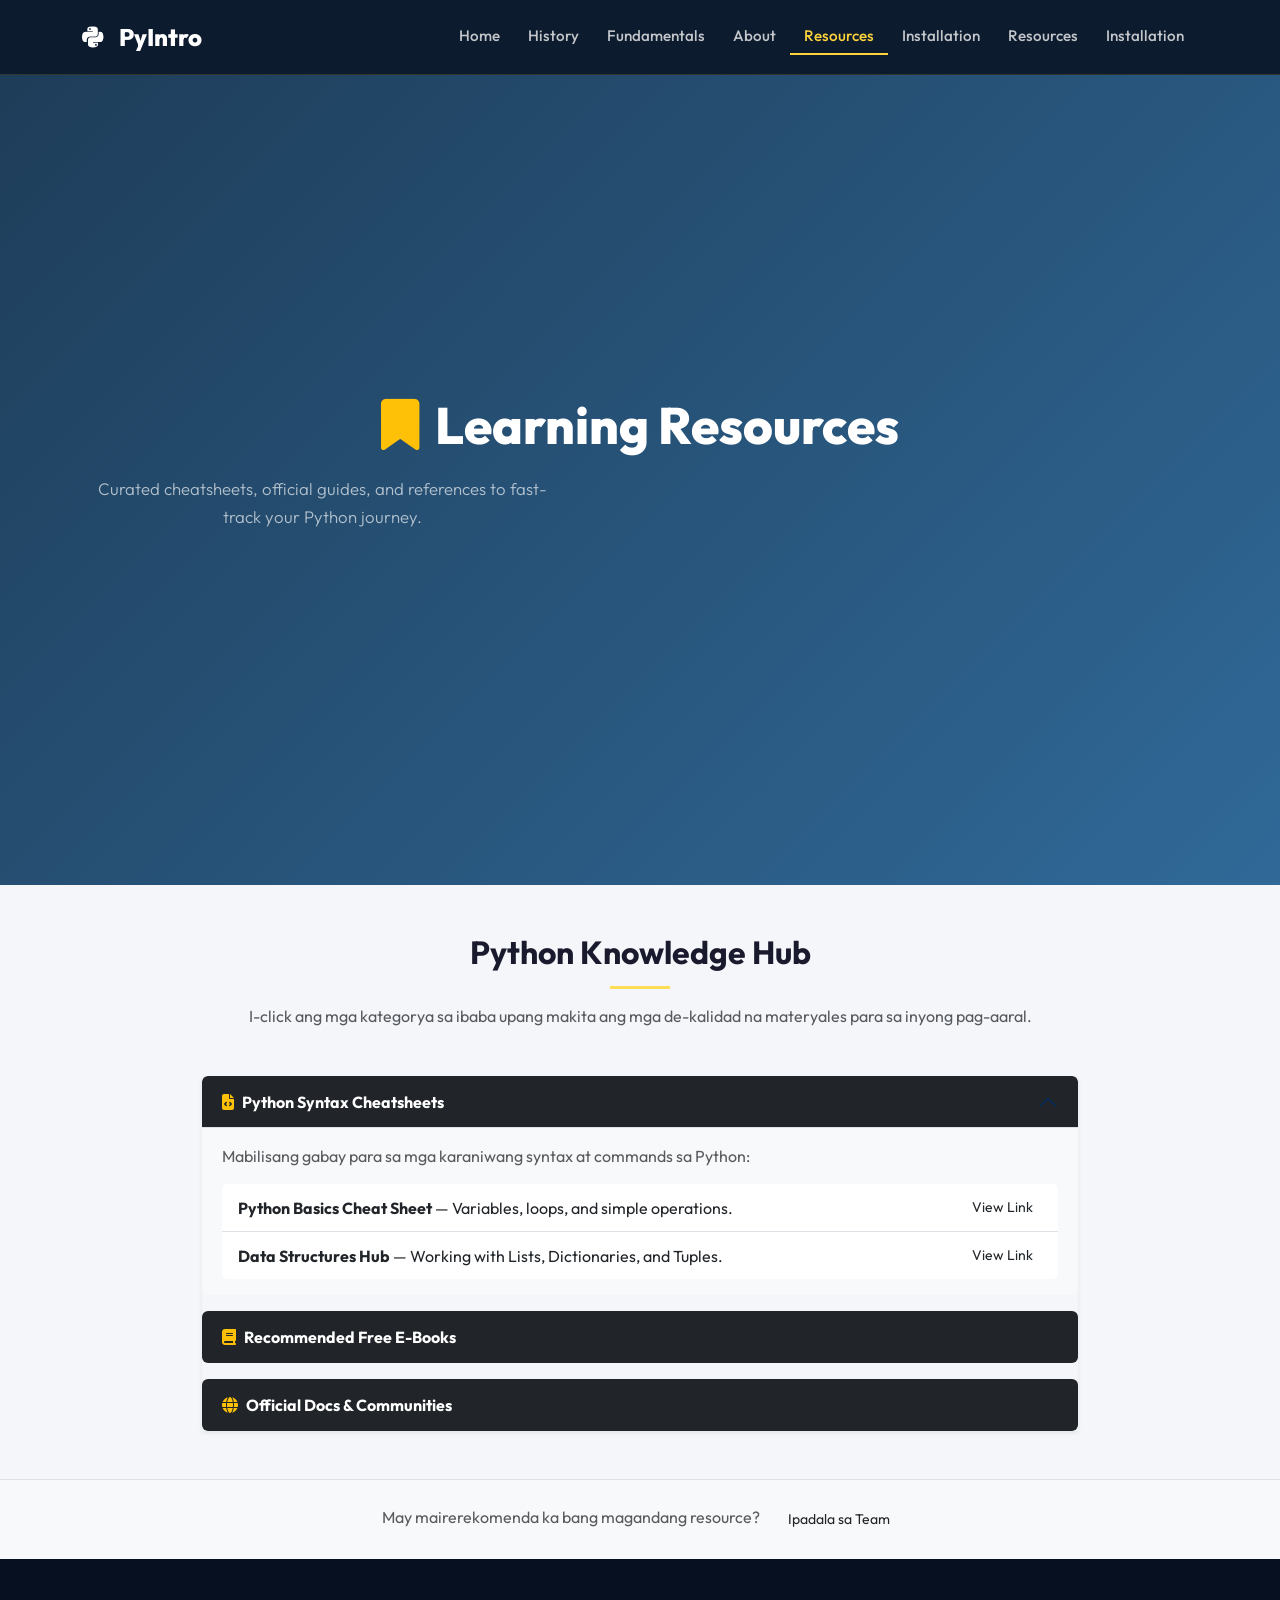
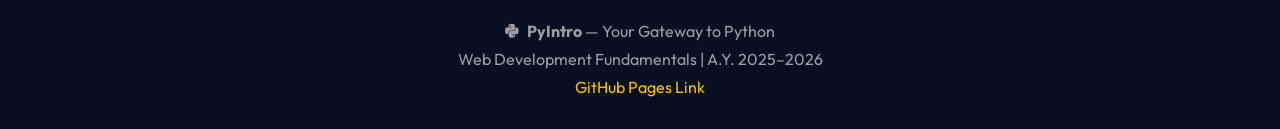
<file: resources.html>
<!DOCTYPE html>
<html lang="en">
<head>
  <meta charset="UTF-8" />
  <meta name="viewport" content="width=device-width, initial-scale=1.0"/>
  <title>Resources — PyIntro</title>
  <link rel="stylesheet" href="https://cdn.jsdelivr.net/npm/bootstrap@5.3.0/dist/css/bootstrap.min.css"/>
  <link rel="stylesheet" href="https://cdnjs.cloudflare.com/ajax/libs/font-awesome/6.4.0/css/all.min.css"/>
  <link rel="stylesheet" href="css/custom.css"/>
</head>
<body>

<nav class="navbar navbar-expand-lg">
  <div class="container">
    <a class="navbar-brand" href="index.html"><i class="fab fa-python me-2"></i>PyIntro</a>
    <button class="navbar-toggler border-warning" type="button" data-bs-toggle="collapse" data-bs-target="#navMenu">
      <span class="navbar-toggler-icon"></span>
    </button>
    <div class="collapse navbar-collapse" id="navMenu">
      <ul class="navbar-nav ms-auto">
        <li class="nav-item"><a class="nav-link" href="index.html">Home</a></li>
        <li class="nav-item"><a class="nav-link" href="history.html">History</a></li>
        <li class="nav-item"><a class="nav-link" href="fundamentals.html">Fundamentals</a></li>
        <li class="nav-item"><a class="nav-link" href="about.html">About</a></li>
        <li class="nav-item"><a class="nav-link active" href="resources.html">Resources</a></li>
        <li class="nav-item"><a class="nav-link" href="installation.html">Installation</a></li>
        <li class="nav-item"><a class="nav-link" href="resources.html">Resources</a></li>
<li class="nav-item"><a class="nav-link" href="installation.html">Installation</a></li>
      </ul>
    </div>
  </div>
</nav>

<section class="hero-section py-5 text-center text-white" style="background: linear-gradient(135deg, #1e3d59 0%, #306998 100%);">
  <div class="container">
    <h1><i class="fas fa-bookmark me-3 text-warning"></i>Learning Resources</h1>
    <p class="lead">Curated cheatsheets, official guides, and references to fast-track your Python journey.</p>
  </div>
</section>

<section class="py-5">
  <div class="container" style="max-width: 900px;">
    
    <div class="text-center mb-5">
      <h2 class="fw-bold">Python Knowledge Hub</h2>
      <div class="section-divider mx-auto" style="width: 60px; height: 3px; background-color: #ffde57; margin: 15px auto;"></div>
      <p class="text-muted">I-click ang mga kategorya sa ibaba upang makita ang mga de-kalidad na materyales para sa inyong pag-aaral.</p>
    </div>

    <div class="accordion shadow-sm" id="resourcesAccordion">
      
      <div class="accordion-item border-0 mb-3 rounded overflow-hidden">
        <h2 class="accordion-header" id="headingOne">
          <button class="accordion-button fw-bold bg-dark text-white" type="button" data-bs-toggle="collapse" data-bs-target="#collapseOne">
            <i class="fas fa-file-code me-2 text-warning"></i> Python Syntax Cheatsheets
          </button>
        </h2>
        <div id="collapseOne" class="accordion-collapse collapse show" data-bs-parent="#resourcesAccordion">
          <div class="accordion-body bg-light">
            <p class="text-muted">Mabilisang gabay para sa mga karaniwang syntax at commands sa Python:</p>
            <ul class="list-group list-group-flush rounded">
              <li class="list-group-item d-flex justify-content-between align-items-center">
                <span><strong>Python Basics Cheat Sheet</strong> — Variables, loops, and simple operations.</span>
                <a href="https://www.python.org" target="_blank" class="btn btn-python btn-sm">View Link</a>
              </li>
              <li class="list-group-item d-flex justify-content-between align-items-center">
                <span><strong>Data Structures Hub</strong> — Working with Lists, Dictionaries, and Tuples.</span>
                <a href="https://www.python.org" target="_blank" class="btn btn-python btn-sm">View Link</a>
              </li>
            </ul>
          </div>
        </div>
      </div>

      <div class="accordion-item border-0 mb-3 rounded overflow-hidden">
        <h2 class="accordion-header" id="headingTwo">
          <button class="accordion-button collapsed fw-bold bg-dark text-white" type="button" data-bs-collapse data-bs-toggle="collapse" data-bs-target="#collapseTwo">
            <i class="fas fa-book me-2 text-warning"></i> Recommended Free E-Books
          </button>
        </h2>
        <div id="collapseTwo" class="accordion-collapse collapse" data-bs-parent="#resourcesAccordion">
          <div class="accordion-body bg-light">
            <div class="row g-3">
              <div class="col-md-6">
                <div class="p-3 bg-white rounded border">
                  <h6><strong>Automate the Boring Stuff with Python</strong></h6>
                  <p class="small text-muted mb-2">Isang sikat na libro para sa mga nagsisimula na gustong matutong mag-automate ng tasks.</p>
                  <a href="https://automatetheboringstuff.com/" target="_blank" class="text-primary text-decoration-none small fw-bold">Read Online <i class="fas fa-arrow-right ms-1"></i></a>
                </div>
              </div>
              <div class="col-md-6">
                <div class="p-3 bg-white rounded border">
                  <h6><strong>Think Python (2nd Edition)</strong></h6>
                  <p class="small text-muted mb-2">Mainam na libro para maintindihan ang computer science at logic gamit ang Python.</p>
                  <a href="https://greenteapress.com/wp/think-python-2e/" target="_blank" class="text-primary text-decoration-none small fw-bold">Download PDF <i class="fas fa-arrow-right ms-1"></i></a>
                </div>
              </div>
            </div>
          </div>
        </div>
      </div>

      <div class="accordion-item border-0 rounded overflow-hidden">
        <h2 class="accordion-header" id="headingThree">
          <button class="accordion-button collapsed fw-bold bg-dark text-white" type="button" data-bs-toggle="collapse" data-bs-target="#collapseThree">
            <i class="fas fa-globe me-2 text-warning"></i> Official Docs & Communities
          </button>
        </h2>
        <div id="collapseThree" class="accordion-collapse collapse" data-bs-parent="#resourcesAccordion">
          <div class="accordion-body bg-light">
            <p class="text-muted">Ang mga opisyal na website kung saan makikita ang pinaka-tumpak na impormasyon:</p>
            <div class="list-group">
              <a href="https://docs.python.org/3/" target="_blank" class="list-group-item list-group-item-action">
                <div class="d-flex w-100 justify-content-between">
                  <h6 class="mb-1 fw-bold">Official Python 3 Documentation</h6>
                  <small class="text-primary">Official site</small>
                </div>
                <p class="mb-1 small text-muted">Kumpletong gabay sa built-in libraries, core functions, at technical design ng Python.</p>
              </a>
              <a href="https://pypi.org/" target="_blank" class="list-group-item list-group-item-action">
                <div class="d-flex w-100 justify-content-between">
                  <h6 class="mb-1 fw-bold">PyPI — The Python Package Index</h6>
                  <small class="text-primary">Packages</small>
                </div>
                <p class="mb-1 small text-muted">Lalagyanan ng milyun-milyong code packages na binuo ng open-source community.</p>
              </a>
            </div>
          </div>
        </div>
      </div>

    </div> </div>
</section>

<section class="py-4 bg-light text-center border-top">
  <div class="container">
    <p class="m-0 text-muted">
      May mairerekomenda ka bang magandang resource? 
      <button class="btn btn-python btn-sm ms-3" data-bs-toggle="modal" data-bs-target="#contactModal">Ipadala sa Team</button>
    </p>
  </div>
</section>

<div class="modal fade" id="contactModal" tabindex="-1">
  <div class="modal-dialog">
    <div class="modal-content text-dark text-start">
      <div class="modal-header" style="background:#306998; color:#FFD43B;">
        <h5 class="modal-title"><i class="fab fa-python me-2"></i>Contact Our Team</h5>
        <button type="button" class="btn-close btn-close-white" data-bs-dismiss="modal"></button>
      </div>
      <div class="modal-body">
        <form action="contact.php" method="POST" class="needs-validation" novalidate>
          <div class="mb-3">
            <label class="form-label">Full Name</label>
            <input type="text" name="name" class="form-control" required/>
            <div class="invalid-feedback">Please enter your full name.</div>
          </div>
          <div class="mb-3">
            <label class="form-label">Email Address</label>
            <input type="email" name="email" class="form-control" required/>
            <div class="invalid-feedback">Please enter a valid email address.</div>
          </div>
          <div class="mb-3">
            <label class="form-label">Subject</label>
            <input type="text" name="subject" class="form-control" required/>
            <div class="invalid-feedback">Please enter a subject.</div>
          </div>
          <div class="mb-3">
            <label class="form-label">Message</label>
            <textarea name="message" class="form-control" rows="4" required minlength="20"></textarea>
            <div class="invalid-feedback">Message must be at least 20 characters.</div>
          </div>
          <button type="submit" class="btn btn-python w-100">Send Message</button>
        </form>
      </div>
    </div>
  </div>
</div>

<footer class="site-footer">
  <div class="container text-center">
    <p class="mb-1"><i class="fab fa-python me-2"></i><strong>PyIntro</strong> — Your Gateway to Python</p>
    <p class="mb-1">Web Development Fundamentals | A.Y. 2025–2026</p>
    <a href="#" class="text-warning text-decoration-none">GitHub Pages Link</a>
  </div>
</footer>

<script src="https://cdn.jsdelivr.net/npm/bootstrap@5.3.0/dist/js/bootstrap.bundle.min.js"></script>
<script src="js/validation.js"></script>
</body>
</html>
</file>
<file: css/custom.css>
@import url('https://fonts.googleapis.com/css2?family=JetBrains+Mono:wght@400;700&family=Outfit:wght@300;400;600;700;800&display=swap');

:root {
  --py-blue: #1e3a5f;
  --py-dark: #0d1b2e;
  --py-darker: #071020;
  --py-yellow: #FFD43B;
  --py-yellow-dark: #e6be00;
  --py-light-blue: #4a90d9;
  --bs-primary: #1e3a5f;
  --bs-secondary: #FFD43B;
}

body { font-family: 'Outfit', sans-serif; background: #f4f6fa; color: #1a1a2e; margin: 0; }

/* NAVBAR */
.navbar { background-color: var(--py-dark) !important; padding: 14px 0; border-bottom: 1px solid rgba(255,212,59,0.15); }
.navbar-brand { font-family: 'Outfit', sans-serif; font-weight: 800; font-size: 1.5rem; color: #fff !important; display: flex; align-items: center; gap: 8px; }
.navbar-brand span { color: var(--py-yellow); }
.nav-link { color: rgba(255,255,255,0.75) !important; font-weight: 500; font-size: 0.95rem; padding: 6px 14px !important; transition: color 0.2s; }
.nav-link:hover, .nav-link.active { color: var(--py-yellow) !important; }
.nav-link.active { border-bottom: 2px solid var(--py-yellow); }
.btn-try { background-color: var(--py-yellow); color: var(--py-dark); font-weight: 700; font-family: 'JetBrains Mono', monospace; font-size: 0.85rem; padding: 8px 18px; border-radius: 6px; border: none; text-decoration: none; transition: all 0.2s; }
.btn-try:hover { background-color: var(--py-yellow-dark); color: var(--py-dark); transform: translateY(-1px); }
.navbar-toggler { border-color: rgba(255,212,59,0.5) !important; }
.navbar-toggler-icon { filter: invert(1); }

/* HERO */
.hero-section { 
  background: linear-gradient(135deg, var(--py-darker) 0%, var(--py-dark) 50%, #162a45 100%); 
  padding: 80px 0 70px; 
  position: relative;
  overflow: hidden; 
  min-height: 90vh; 
  display: flex;
  align-items: center;
 }
.hero-badge { display: inline-block; background: rgba(255,212,59,0.12); color: var(--py-yellow); border: 1px solid rgba(255,212,59,0.3); padding: 5px 14px; border-radius: 20px; font-size: 0.8rem; font-weight: 600; margin-bottom: 20px; }
.hero-section h1 { font-size: 3.2rem; font-weight: 800; color: #fff; line-height: 1.15; margin-bottom: 20px; }
.hero-section h1 span { color: var(--py-yellow); }
.hero-section p { color: rgba(255,255,255,0.65); font-size: 1.05rem; line-height: 1.7; max-width: 480px; margin-bottom: 32px; }
.btn-start { background-color: var(--py-yellow); color: var(--py-dark); font-weight: 700; padding: 12px 28px; border-radius: 8px; border: none; font-size: 1rem; text-decoration: none; display: inline-flex; align-items: center; gap: 8px; transition: all 0.2s; }
.btn-start:hover { background-color: var(--py-yellow-dark); color: var(--py-dark); transform: translateY(-2px); box-shadow: 0 8px 20px rgba(255,212,59,0.3); }
.btn-outline-hero { background: transparent; color: #fff; border: 2px solid rgba(255,255,255,0.25); font-weight: 600; padding: 12px 28px; border-radius: 8px; font-size: 0.9rem; text-decoration: none; display: inline-flex; align-items: center; gap: 8px; transition: all 0.2s; font-family: 'JetBrains Mono', monospace; }
.btn-outline-hero:hover { border-color: var(--py-yellow); color: var(--py-yellow); }

/* CONSOLE */
.console-window { background: #1e1e1e; border-radius: 12px; overflow: hidden; box-shadow: 0 20px 60px rgba(0,0,0,0.5); border: 1px solid rgba(255,255,255,0.08); }
.console-header { background: #2d2d2d; padding: 12px 16px; display: flex; align-items: center; gap: 8px; }
.console-dot { width: 12px; height: 12px; border-radius: 50%; }
.dot-red { background: #ff5f57; } .dot-yellow { background: #febc2e; } .dot-green { background: #28c840; }
.console-title { color: rgba(255,255,255,0.5); font-family: 'JetBrains Mono', monospace; font-size: 0.8rem; margin-left: 8px; }
.console-body { padding: 24px; font-family: 'JetBrains Mono', monospace; font-size: 0.88rem; line-height: 1.8; }
.c-comment { color: #6a9955; } .c-keyword { color: #569cd6; } .c-string { color: #ce9178; }
.c-func { color: #dcdcaa; } .c-var { color: #9cdcfe; } .c-num { color: #b5cea8; } .c-white { color: #d4d4d4; }
.console-cursor { color: rgba(255,255,255,0.6); animation: blink 1s infinite; }
@keyframes blink { 0%,100%{opacity:1} 50%{opacity:0} }

/* CARDS */
.cards-section { padding: 80px 0; background: #fff; }
.section-label { font-size: 0.78rem; font-weight: 700; letter-spacing: 2px; text-transform: uppercase; color: var(--py-light-blue); margin-bottom: 8px; }
.section-title { font-size: 2rem; font-weight: 800; color: var(--py-dark); margin-bottom: 10px; }
.section-sub { color: #666; font-size: 1rem; margin-bottom: 50px; }
.py-card { background: #fff; border: 1px solid #e8ecf4; border-radius: 14px; padding: 32px 28px; height: 100%; transition: all 0.25s; position: relative; overflow: hidden; }
.py-card::before { content: ''; position: absolute; top: 0; left: 0; right: 0; height: 3px; background: linear-gradient(90deg, var(--py-blue), var(--py-light-blue)); opacity: 0; transition: opacity 0.25s; }
.py-card:hover { transform: translateY(-6px); box-shadow: 0 12px 40px rgba(255, 212, 59, 0.15); border-color: transparent; }
.py-card:hover::before { opacity: 1; }
.card-icon-wrap { width: 52px; height: 52px; border-radius: 12px; display: flex; align-items: center; justify-content: center; margin-bottom: 20px; font-size: 1.3rem; }
.icon-blue { background: rgba(30,58,95,0.08); color: var(--py-blue); }
.icon-yellow { background: rgba(255,212,59,0.15); color: #b8860b; }
.icon-green { background: rgba(78,201,78,0.12); color: #2e7d2e; }
.py-card h5 { font-weight: 700; font-size: 1.1rem; color: var(--py-dark); margin-bottom: 12px; }
.py-card p { color: #666; font-size: 0.92rem; line-height: 1.65; margin-bottom: 20px; }
.card-link { color: var(--py-light-blue); font-weight: 600; font-size: 0.9rem; text-decoration: none; display: inline-flex; align-items: center; gap: 6px; transition: gap 0.2s; }
.card-link:hover { gap: 10px; color: var(--py-blue); }

/* CTA */
.cta-banner { background: linear-gradient(135deg, var(--py-dark), #162a45); padding: 60px 0; }
.cta-banner h2 { color: #fff; font-weight: 800; font-size: 1.8rem; margin-bottom: 8px; }
.cta-banner p { color: rgba(255,255,255,0.6); margin-bottom: 0; font-size: 0.95rem; }

/* FOOTER */
.site-footer { background: var(--py-darker); padding: 60px 0 30px; color: rgba(255,255,255,0.6); }
.footer-brand { font-family: 'Outfit', sans-serif; font-weight: 800; font-size: 1.4rem; color: #fff; }
.footer-brand span { color: var(--py-yellow); }
.footer-tagline { color: rgba(255,255,255,0.45); font-size: 0.88rem; margin-top: 8px; line-height: 1.6; }
.footer-heading { color: #fff; font-weight: 700; font-size: 0.9rem; margin-bottom: 16px; }
.footer-links { list-style: none; padding: 0; margin: 0; }
.footer-links li { margin-bottom: 10px; }
.footer-links a { color: rgba(255,255,255,0.5); text-decoration: none; font-size: 0.88rem; transition: color 0.2s; display: flex; align-items: center; gap: 6px; }
.footer-links a::before { content: '›'; color: var(--py-yellow); }
.footer-links a:hover { color: var(--py-yellow); }
.footer-divider { border-color: rgba(255,255,255,0.08); margin: 30px 0 20px; }
.footer-copy { color: rgba(255,255,255,0.3); font-size: 0.82rem; text-align: center; }

/* PAGE HEADER */
.page-header { background: linear-gradient(135deg, var(--py-darker), var(--py-dark)); color: white; padding: 70px 0 60px; text-align: center; }
.page-header .badge-label { display: inline-block; background: rgba(255,212,59,0.12); color: var(--py-yellow); border: 1px solid rgba(255,212,59,0.25); padding: 4px 14px; border-radius: 20px; font-size: 0.78rem; font-weight: 600; letter-spacing: 1px; text-transform: uppercase; margin-bottom: 16px; }
.page-header h1 { font-size: 2.4rem; font-weight: 800; margin-bottom: 12px; }
.page-header p { color: rgba(255,255,255,0.55); font-size: 1rem; max-width: 500px; margin: 0 auto; }

/* CONTENT */
.content-section { padding: 70px 0; }
.topic-card { background: #fff; border: 1px solid #e8ecf4; border-radius: 14px; padding: 30px; margin-bottom: 30px; transition: box-shadow 0.2s; }
.topic-card:hover { box-shadow: 0 8px 30px rgba(30,58,95,0.08); }
.topic-card h4 { color: var(--py-dark); font-weight: 700; font-size: 1.15rem; margin-bottom: 10px; display: flex; align-items: center; gap: 10px; }
.topic-num { background: var(--py-yellow); color: var(--py-dark); width: 28px; height: 28px; border-radius: 50%; display: flex; align-items: center; justify-content: center; font-size: 0.8rem; font-weight: 800; flex-shrink: 0; }
.topic-card p { color: #555; font-size: 0.93rem; line-height: 1.7; margin-bottom: 16px; }
.code-block { background: #1e1e1e; border-radius: 10px; padding: 20px 24px; font-family: 'JetBrains Mono', monospace; font-size: 0.85rem; line-height: 1.9; overflow-x: auto; }

/* TIMELINE */
.timeline-item { display: flex; gap: 20px; margin-bottom: 36px; position: relative; }
.timeline-item::before { content: ''; position: absolute; left: 23px; top: 48px; bottom: -36px; width: 2px; background: linear-gradient(180deg, var(--py-yellow), transparent); }
.timeline-item:last-child::before { display: none; }
.timeline-year { background: var(--py-dark); color: var(--py-yellow); font-family: 'JetBrains Mono', monospace; font-weight: 700; font-size: 0.75rem; min-width: 48px; height: 48px; border-radius: 50%; display: flex; align-items: center; justify-content: center; flex-shrink: 0; border: 2px solid rgba(255,212,59,0.3); }
.timeline-content h5 { font-weight: 700; color: var(--py-dark); margin-bottom: 6px; font-size: 1rem; }
.timeline-content p { color: #666; font-size: 0.91rem; line-height: 1.65; margin: 0; }

/* MODAL */
.modal-header { background: var(--py-dark); color: #fff; border-bottom: 1px solid rgba(255,212,59,0.2); }
.modal-header .btn-close { filter: invert(1) brightness(0.7); }
.form-label { font-weight: 600; font-size: 0.9rem; color: var(--py-dark); }
.form-control:focus { border-color: var(--py-blue); box-shadow: 0 0 0 3px rgba(30,58,95,0.1); }
.btn-submit { background: var(--py-dark); color: var(--py-yellow); font-weight: 700; border: none; padding: 12px; border-radius: 8px; transition: all 0.2s; }
.btn-submit:hover { background: var(--py-blue); color: var(--py-yellow); }

/* ABOUT */
.member-card { background: #fff; border: 1px solid #e8ecf4; border-radius: 14px; padding: 28px 20px; text-align: center; transition: all 0.25s; }
.member-card:hover { transform: translateY(-4px); box-shadow: 0 10px 30px rgba(30,58,95,0.1); }
.member-avatar { width: 64px; height: 64px; border-radius: 50%; background: linear-gradient(135deg, var(--py-dark), var(--py-blue)); display: flex; align-items: center; justify-content: center; margin: 0 auto 16px; font-size: 1.5rem; color: var(--py-yellow); }
.member-card h6 { font-weight: 700; color: var(--py-dark); margin-bottom: 4px; }
.member-card span { font-size: 0.82rem; color: var(--py-light-blue); font-weight: 600; }

@media (max-width: 768px) {
  .hero-section { padding: 60px 0 50px; }
  .hero-section h1 { font-size: 2rem; }
  .console-window { margin-top: 40px; }
  .page-header h1 { font-size: 1.8rem; }
  .section-title { font-size: 1.6rem; }
}
</file>
